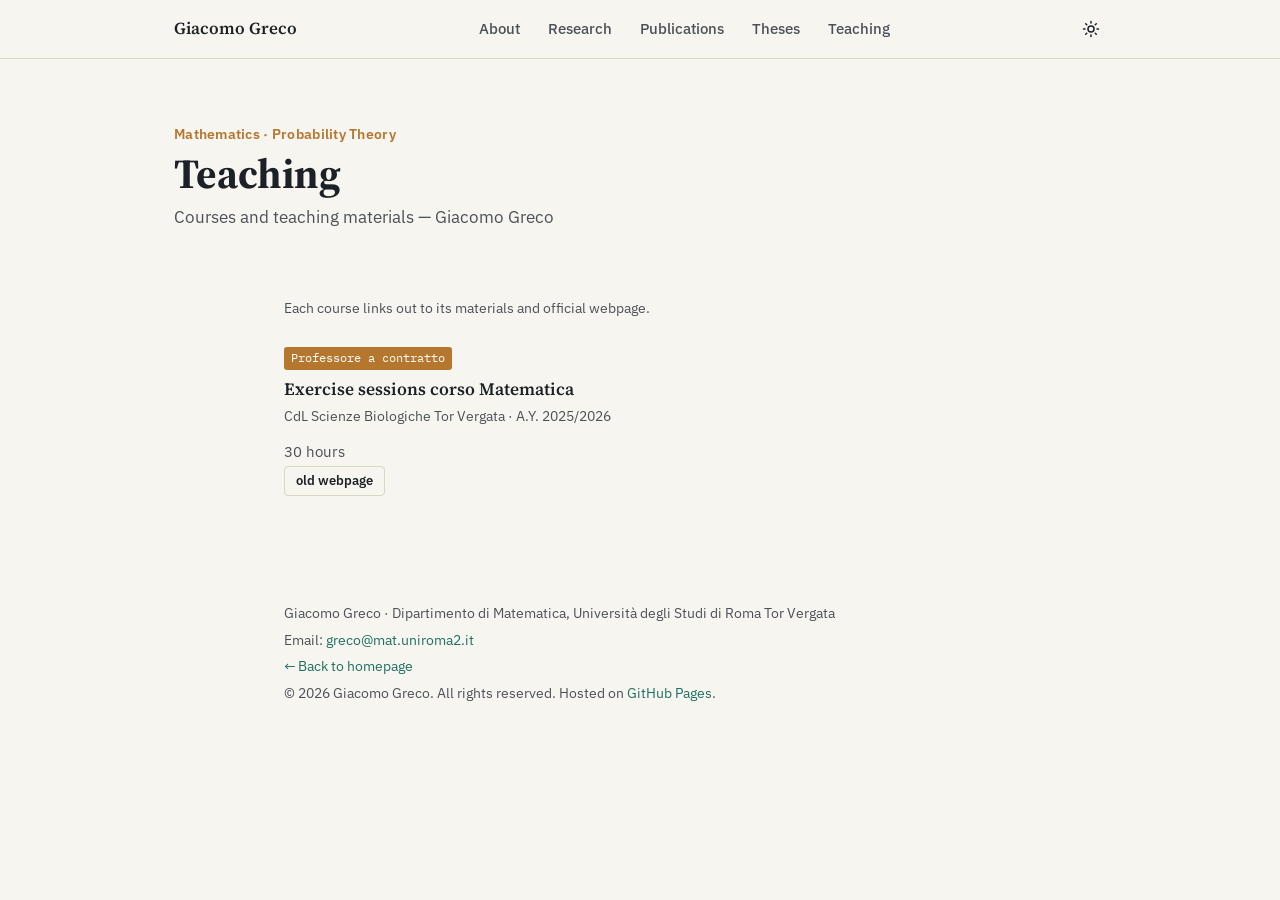
<file: teaching.html>
<!DOCTYPE html>
<html lang="en">
<head>
<meta charset="UTF-8">
<script>
  (function(){
    var saved = localStorage.getItem('theme');
    var theme = saved || ((window.matchMedia && window.matchMedia('(prefers-color-scheme: dark)').matches) ? 'dark' : 'light');
    document.documentElement.setAttribute('data-theme', theme);
  })();
</script>
<meta name="viewport" content="width=device-width, initial-scale=1.0">
<title>Teaching — Giacomo Greco</title>
<meta name="description" content="Teaching activities and course materials — Giacomo Greco.">

<link rel="preconnect" href="https://fonts.googleapis.com">
<link rel="preconnect" href="https://fonts.gstatic.com" crossorigin>
<link href="https://fonts.googleapis.com/css2?family=Source+Serif+4:opsz,wght@8..60,400;8..60,500;8..60,600;8..60,700&family=IBM+Plex+Sans:wght@400;500;600&family=IBM+Plex+Mono:wght@400;500&display=swap" rel="stylesheet">

<link rel="stylesheet" href="css/style.css">
</head>
<body>

<a class="skip-link" href="#main">Skip to content</a>

<header class="topbar">
  <div class="topbar__inner">
    <a class="topbar__name" href="index.html">Giacomo Greco</a>
    <nav class="topbar__nav" aria-label="Primary">
      <a href="index.html#about">About</a>
      <a href="index.html#interests">Research</a>
      <a href="index.html#publications">Publications</a>
      <a href="index.html#theses">Theses</a>
      <a href="teaching.html" aria-current="page">Teaching</a>
    </nav>
    <button class="theme-toggle" id="themeToggle" type="button" aria-label="Toggle dark mode">
      <svg class="theme-toggle__icon theme-toggle__icon--sun" viewBox="0 0 24 24" width="18" height="18" fill="none" stroke="currentColor" stroke-width="2" stroke-linecap="round" stroke-linejoin="round"><circle cx="12" cy="12" r="4"></circle><path d="M12 2v2M12 20v2M4.93 4.93l1.41 1.41M17.66 17.66l1.41 1.41M2 12h2M20 12h2M6.34 17.66l-1.41 1.41M19.07 4.93l-1.41 1.41"/></svg>
      <svg class="theme-toggle__icon theme-toggle__icon--moon" viewBox="0 0 24 24" width="18" height="18" fill="none" stroke="currentColor" stroke-width="2" stroke-linecap="round" stroke-linejoin="round"><path d="M21 12.79A9 9 0 1 1 11.21 3 7 7 0 0 0 21 12.79z"/></svg>
    </button>
    <button class="topbar__toggle" id="navToggle" aria-expanded="false" aria-controls="topbar__nav-mobile" aria-label="Open menu">
      <span></span><span></span><span></span>
    </button>
  </div>
  <nav class="topbar__nav-mobile" id="topbar__nav-mobile" aria-label="Primary mobile">
    <a href="index.html#about">About</a>
    <a href="index.html#interests">Research</a>
    <a href="index.html#publications">Publications</a>
    <a href="index.html#theses">Theses</a>
    <a href="teaching.html">Teaching</a>
  </nav>
</header>

<main id="main">

  <section class="hero hero--simple">
    <div class="hero__text">
      <p class="hero__eyebrow">Mathematics · Probability Theory</p>
      <h1>Teaching</h1>
      <p class="hero__role">Courses and teaching materials — Giacomo Greco</p>
    </div>
  </section>

  <section class="section" id="courses" style="border-top:none;">
    <p class="section__hint">Each course links out to its materials and official webpage.</p>
    <ol class="pub-list" id="teachingList"><!-- populated by js/teaching.js --></ol>
  </section>

</main>

<footer class="footer">
  <p>Giacomo Greco · Dipartimento di Matematica, Università degli Studi di Roma Tor Vergata</p>
  <p>Email: <a href="mailto:greco@mat.uniroma2.it">greco@mat.uniroma2.it</a></p>
  <p><a href="index.html">&larr; Back to homepage</a></p>
  <p>© 2026 Giacomo Greco. All rights reserved. Hosted on <a href="https://pages.github.com/" target="_blank" rel="noopener">GitHub Pages</a>.</p>
</footer>
</footer>

<script src="js/theme.js"></script>
<script src="js/teaching.js"></script>
</body>
</html>
</file>
<file: css/style.css>
/* ==========================================================================
   Tokens
   ========================================================================== */
:root{
  --paper:      #F7F5EF;
  --paper-dim:  #EFEBE0;
  --ink:        #1C2127;
  --ink-soft:   #4B5158;
  --rule:       #DCD5C2;
  --accent:     #1F6F63;      /* deep teal — primary actions, links */
  --accent-ink: #ffffff;
  --tag-preprint: #B5772E;    /* warm ochre — used only for status tags */
  --tag-accepted: #2952A3;    /* blue — accepted, not yet published */
  --tag-published: #1F6F63;
  --topbar-bg: rgba(247,245,239,0.92);

  --serif: "Source Serif 4", Georgia, "Times New Roman", serif;
  --sans:  "IBM Plex Sans", -apple-system, Segoe UI, Roboto, sans-serif;
  --mono:  "IBM Plex Mono", "SFMono-Regular", Consolas, monospace;

  --max-w: 760px;
}

html[data-theme="dark"]{
  --paper:      #14171C;
  --paper-dim:  #1D2127;
  --ink:        #E9E7DF;
  --ink-soft:   #A9AEB5;
  --rule:       #2B303A;
  --accent:     #4FBFAE;
  --accent-ink: #0B1210;
  --tag-preprint: #D89A54;
  --tag-accepted: #2952A3; 
  --tag-published: #4FBFAE;
  --topbar-bg: rgba(20,23,28,0.85);
}
body{ transition: background-color .2s ease, color .2s ease; }

*{ box-sizing: border-box; }
html{ scroll-behavior: smooth; }

body{
  margin: 0;
  background: var(--paper);
  color: var(--ink);
  font-family: var(--sans);
  font-size: 17px;
  line-height: 1.6;
  -webkit-font-smoothing: antialiased;
}

a{ color: var(--accent); text-decoration: none; }
a:hover{ text-decoration: underline; }
a:focus-visible, button:focus-visible{
  outline: 2px solid var(--accent);
  outline-offset: 2px;
}

.skip-link{
  position: absolute; left: -999px; top: 0;
  background: var(--ink); color: #fff; padding: 8px 14px; z-index: 200;
}
.skip-link:focus{ left: 8px; top: 8px; }

@media (prefers-reduced-motion: reduce){
  html{ scroll-behavior: auto; }
  *{ animation-duration: 0.001ms !important; transition-duration: 0.001ms !important; }
}

/* ==========================================================================
   Top bar
   ========================================================================== */
.topbar{
  position: sticky; top: 0; z-index: 100;
  background: var(--topbar-bg);
  backdrop-filter: saturate(140%) blur(6px);
  border-bottom: 1px solid var(--rule);
}
.topbar__inner{
  max-width: 980px; margin: 0 auto;
  display: flex; align-items: center; justify-content: space-between;
  padding: 14px 24px;
}
.topbar__name{
  font-family: var(--serif); font-weight: 600; font-size: 1.05rem;
  color: var(--ink);
}
.topbar__name:hover{ text-decoration: none; color: var(--accent); }
.topbar__nav{ display: flex; gap: 28px; }
.topbar__nav a{
  color: var(--ink-soft); font-size: 0.94rem; font-weight: 500;
}
.topbar__nav a:hover{ color: var(--accent); text-decoration: none; }

.topbar__toggle{
  display: none; flex-direction: column; justify-content: center; gap: 5px;
  width: 34px; height: 34px; background: none; border: none; cursor: pointer;
}
.topbar__toggle span{ display:block; height: 2px; background: var(--ink); border-radius: 1px; }

.theme-toggle{
  background: none; border: none; cursor: pointer;
  display: inline-flex; align-items: center; justify-content: center;
  color: var(--ink); padding: 6px; border-radius: 4px; margin-left: 4px;
}
.theme-toggle:hover{ background: var(--paper-dim); }
.theme-toggle__icon--moon{ display: none; }
html[data-theme="dark"] .theme-toggle__icon--sun{ display: none; }
html[data-theme="dark"] .theme-toggle__icon--moon{ display: inline; }

.topbar__nav-mobile{
  display: none; flex-direction: column;
  padding: 4px 24px 16px;
  border-top: 1px solid var(--rule);
}
.topbar__nav-mobile a{
  padding: 10px 0; color: var(--ink-soft); font-size: 0.98rem;
  border-bottom: 1px solid var(--paper-dim);
}

@media (max-width: 720px){
  .topbar__nav{ display: none; }
  .topbar__toggle{ display: flex; }
  .topbar__nav-mobile.is-open{ display: flex; }
}

/* ==========================================================================
   Hero
   ========================================================================== */
.hero{
  max-width: 980px; margin: 0 auto;
  padding: 64px 24px 40px;
  display: grid; grid-template-columns: auto 1fr; gap: 32px; align-items: center;
}
.hero__portrait img{
  width: 132px; height: 132px; border-radius: 6px; object-fit: cover;
  border: 1px solid var(--rule);
}
.hero__eyebrow{
  margin: 0 0 6px; font-size: 0.86rem; letter-spacing: 0.02em;
  color: var(--tag-preprint); font-weight: 600;
}
h1{
  font-family: var(--serif); font-weight: 700; font-size: 2.6rem;
  margin: 0 0 6px; line-height: 1.1; color: var(--ink);
}
.hero__role{ margin: 0 0 10px; font-size: 1.08rem; color: var(--ink-soft); }
.hero__affil{ margin: 0 0 18px; color: var(--ink-soft); font-size: 0.96rem; }
.hero__links{ display: flex; gap: 10px; flex-wrap: wrap; }

@media (max-width: 640px){
  .hero{ grid-template-columns: 1fr; text-align: left; padding-top: 40px; }
  .hero__portrait img{ width: 96px; height: 96px; }
  h1{ font-size: 2.1rem; }
}

.hero--simple{ display: block; padding-bottom: 12px; }
.hero--simple h1{ margin-top: 4px; }

/* ==========================================================================
   Buttons
   ========================================================================== */
.btn{
  display: inline-flex; align-items: center; gap: 6px;
  font-family: var(--sans); font-size: 0.88rem; font-weight: 600;
  padding: 8px 14px; border-radius: 4px; border: 1px solid transparent;
  cursor: pointer; line-height: 1.2; white-space: nowrap;
}
.btn:hover{ text-decoration: none; }
.btn--primary{ background: var(--accent); color: var(--accent-ink); }
.btn--primary:hover{ background: #185a50; }
.btn--ghost{ background: transparent; border-color: var(--rule); color: var(--ink); }
.btn--ghost:hover{ border-color: var(--accent); color: var(--accent); }
.btn--sm{ padding: 6px 11px; font-size: 0.82rem; }
.btn[disabled]{ opacity: 0.45; cursor: not-allowed; }

/* ==========================================================================
   Section layout
   ========================================================================== */
.section{
  max-width: var(--max-w); margin: 0 auto;
  padding: 52px 24px;
  border-top: 1px solid var(--rule);
}
.section__title{
  font-family: var(--serif); font-size: 1.6rem; font-weight: 600;
  margin: 0 0 20px;
}
.section__subtitle{
  font-family: var(--serif); font-size: 1.15rem; font-weight: 600;
  margin: 40px 0 16px;
}
.section__hint{ color: var(--ink-soft); font-size: 0.9rem; margin: -8px 0 24px; }
.prose p{ margin: 0 0 14px; }
.prose a{ text-decoration: underline; text-decoration-color: var(--rule); }

/* Timeline */
.timeline{ list-style: none; margin: 0; padding: 0; }
.timeline__item{
  display: grid; grid-template-columns: 150px 1fr; gap: 18px;
  padding: 14px 0; border-top: 1px solid var(--paper-dim);
}
.timeline__item:first-child{ border-top: none; }
.timeline__when{
  font-family: var(--mono); font-size: 0.82rem; color: var(--ink-soft); padding-top: 2px;
}
.timeline__what strong{ display: block; font-size: 0.98rem; }
.timeline__what span{ display: block; color: var(--ink-soft); font-size: 0.9rem; margin-top: 2px; }

@media (max-width: 560px){
  .timeline__item{ grid-template-columns: 1fr; gap: 4px; }
}

/* Epigraph */
.epigraph{
  margin: 44px 0 0; padding: 18px 0 0 20px;
  border-left: 3px solid var(--rule);
  font-family: var(--serif); font-style: italic; color: var(--ink-soft);
  font-size: 1.02rem; line-height: 1.55;
}
.epigraph cite{ display: block; margin-top: 10px; font-style: normal; font-size: 0.82rem; }

/* Interests */
.interest-list{ margin: 0; padding-left: 20px; }
.interest-list li{ margin-bottom: 8px; }

/* ==========================================================================
   Publications
   ========================================================================== */
.pub-list{ list-style: none; margin: 0; padding: 0; counter-reset: pub; }
.pub{
  position: relative; overflow: hidden;
  padding: 22px 0; border-top: 1px solid var(--paper-dim);
}

.pub:first-child{ border-top: none; padding-top: 0; }

.pub__tag{
  display: inline-block; font-family: var(--mono); font-size: 0.72rem;
  padding: 2px 7px; border-radius: 3px; margin-bottom: 8px;
  color: #fff;
}
.pub__tag--preprint{ background: var(--tag-preprint); }
.pub__tag--accepted{ background: var(--tag-accepted); }
.pub__tag--published{ background: var(--tag-published); }

.pub__number{
  font-family: var(--mono); font-size: 0.8rem; color: var(--ink-soft);
  margin-right: 8px; vertical-align: middle;
}

.pub__title{
  font-family: var(--serif); font-weight: 600; font-size: 1.08rem;
  margin: 0 0 4px; line-height: 1.35;
}
.pub__authors{ font-size: 0.92rem; color: var(--ink-soft); margin: 0 0 3px; }
.pub__venue{ font-size: 0.88rem; color: var(--ink-soft); margin: 0 0 12px; }
.pub__venue strong{ color: var(--ink); font-weight: 600; }

.pub__actions{ display: flex; gap: 8px; flex-wrap: wrap; }

/* Theses */
.thesis-list{ list-style: none; margin: 0; padding: 0; }
.thesis-list li{
  padding: 16px 0; border-top: 1px solid var(--paper-dim);
}
.thesis-list li:first-child{ border-top: none; padding-top: 0; }
.thesis-list__meta{ display: block; color: var(--ink-soft); font-size: 0.88rem; margin-top: 3px; }

/* ==========================================================================
   Footer
   ========================================================================== */
.footer{
  max-width: var(--max-w); margin: 0 auto;
  padding: 32px 24px 64px;
  color: var(--ink-soft); font-size: 0.88rem;
}
.footer p{ margin: 0 0 4px; }
.footer__updated{ color: #8a8578; }

/* ==========================================================================
   Modal (Abstract / BibTeX pop-up)
   ========================================================================== */
.modal-overlay{
  position: fixed; inset: 0; background: rgba(20,22,20,0.55);
  display: flex; align-items: center; justify-content: center;
  padding: 20px; z-index: 300;
}
.modal-overlay[hidden]{ display: none; }
.modal{
  position: relative; background: var(--paper);
  border: 1px solid var(--rule); border-radius: 6px;
  max-width: 640px; width: 100%; max-height: 82vh; overflow-y: auto;
  padding: 28px 28px 24px;
  box-shadow: 0 18px 50px rgba(0,0,0,0.28);
}
.modal__close{
  position: absolute; top: 14px; right: 16px;
  background: none; border: none; font-size: 1.6rem; line-height: 1;
  color: var(--ink-soft); cursor: pointer;
}
.modal__close:hover{ color: var(--ink); }
.modal__kicker{
  font-family: var(--mono); font-size: 0.75rem; text-transform: uppercase;
  letter-spacing: 0.04em; color: var(--tag-preprint); margin: 0 0 6px;
}
.modal__title{
  font-family: var(--serif); font-size: 1.15rem; margin: 0 0 14px; padding-right: 20px;
}
.modal__body{ font-size: 0.95rem; color: var(--ink-soft); line-height: 1.6; }
.modal__body pre{
  background: var(--paper-dim); border: 1px solid var(--rule); border-radius: 4px;
  padding: 14px; font-family: var(--mono); font-size: 0.82rem; color: var(--ink);
  white-space: pre-wrap; word-break: break-word;
}
.modal__copy{ margin-top: 14px; }
</file>
